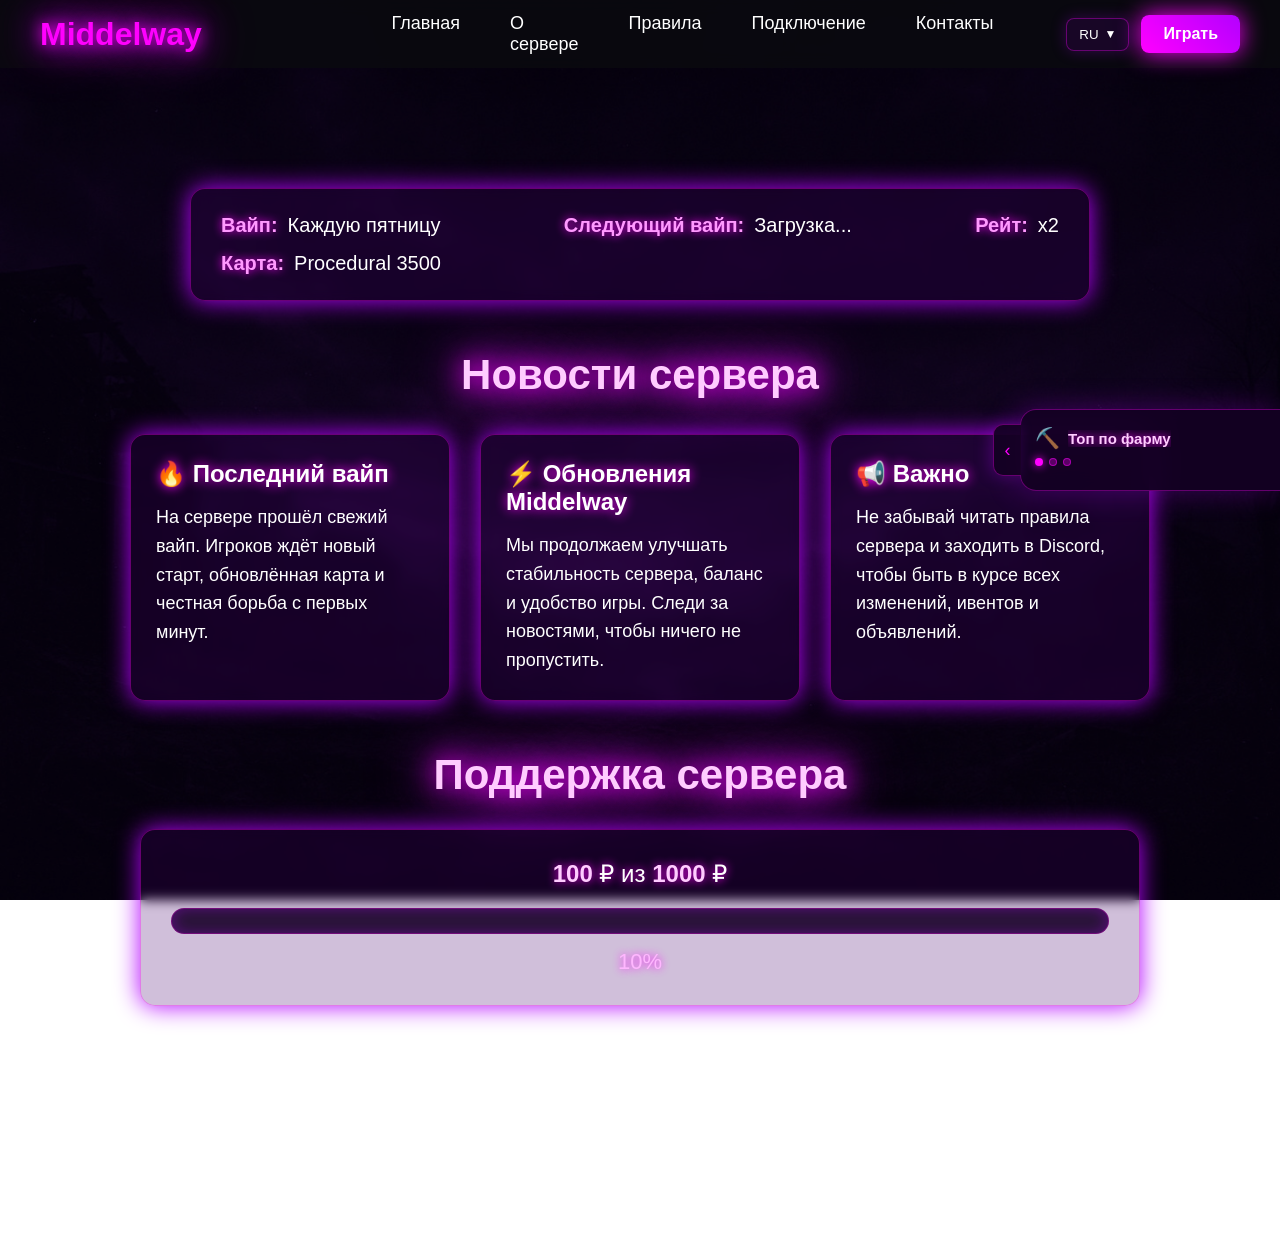
<file: index.html>
<!DOCTYPE html>
<html lang="ru">
<head>
<meta charset="UTF-8" />
<meta name="viewport" content="width=device-width, initial-scale=1.0" />
<title>Middelway Rust Server</title>
<link rel="stylesheet" href="style.css" />
</head>
<body>

<header class="header">
  <div class="logo glow">Middelway</div>

  <nav id="navMenu">
    <a href="index.html" id="nav-home">Главная</a>
    <a href="about.html" id="nav-about">О сервере</a>
    <a href="rules.html" id="nav-rules">Правила</a>
    <a href="connect.html" id="nav-connect">Подключение</a>
    <a href="contacts.html" id="nav-contacts">Контакты</a>
  </nav>

  <a onclick="playRust()" class="play-btn" id="play-btn-text">Играть</a>

  <div class="lang-dropdown">
    <button class="lang-current" onclick="toggleLangMenu()">
      <span id="current-lang-label">RU</span>
      <span class="lang-arrow">▼</span>
    </button>

    <div class="lang-menu" id="lang-menu">
      <button class="lang-option" onclick="setLanguage('ru')">Русский</button>
      <button class="lang-option" onclick="setLanguage('en')">English</button>
    </div>
  </div>

  <div class="burger" onclick="toggleMenu()">☰</div>
</header>

<section class="server-info">
    <div class="info-line">
        <span class="info-title" id="wipe-title">Вайп:</span>
        <span class="info-value" id="wipe-value">Каждую пятницу</span>
    </div>

    <div class="info-line">
        <span class="info-title" id="next-wipe-title">Следующий вайп:</span>
        <span class="info-value" id="wipe-timer">Загрузка...</span>
    </div>

    <div class="info-line">
        <span class="info-title" id="rate-title">Рейт:</span>
        <span class="info-value">x2</span>
    </div>

    <div class="info-line">
        <span class="info-title" id="map-title">Карта:</span>
        <span class="info-value">Procedural 3500</span>
    </div>
</section>

<section class="news-section">
    <h2 id="news-title">Новости сервера</h2>

    <div class="news-container">

        <div class="news-card">
            <h3 id="news1-title">🔥 Последний вайп</h3>
            <p id="news1-text">
                На сервере прошёл свежий вайп. Игроков ждёт новый старт, обновлённая карта и честная борьба с первых минут.
            </p>
        </div>

        <div class="news-card">
            <h3 id="news2-title">⚡ Обновления Middelway</h3>
            <p id="news2-text">
                Мы продолжаем улучшать стабильность сервера, баланс и удобство игры. Следи за новостями, чтобы ничего не пропустить.
            </p>
        </div>

        <div class="news-card">
            <h3 id="news3-title">📢 Важно</h3>
            <p id="news3-text">
                Не забывай читать правила сервера и заходить в Discord, чтобы быть в курсе всех изменений, ивентов и объявлений.
            </p>
        </div>

    </div>
</section>

<section class="donate-goal">
    <h2 id="donate-title">Поддержка сервера</h2>

    <div class="donate-card">
        <div class="donate-text">
            <span id="donate-current">100</span> ₽ <span id="donate-from-text">из</span>
            <span id="donate-goal">1000</span> ₽
        </div>

        <div class="progress-bar">
            <div class="progress-fill" id="progress-fill"></div>
        </div>

        <div class="progress-percent" id="progress-percent">10%</div>
    </div>
</section>

<div class="top-sidebar" id="top-sidebar">
    <button class="top-sidebar-toggle" id="top-sidebar-toggle" onclick="toggleTopSidebar()" title="Скрыть">‹</button>
    <div class="top-sidebar-inner" id="top-sidebar-inner">
        <div class="top-sidebar-header">
            <span class="top-sidebar-icon" id="top-sidebar-icon">⛏️</span>
            <span class="top-sidebar-title" id="top-sidebar-title">Топ по фарму</span>
        </div>
        <div class="top-sidebar-dots">
            <span class="top-dot active" data-i="0"></span>
            <span class="top-dot" data-i="1"></span>
            <span class="top-dot" data-i="2"></span>
        </div>
        <ul class="top-sidebar-list" id="top-sidebar-list"></ul>
        <div class="top-sidebar-bar" id="top-sidebar-bar"></div>
    </div>
</div>

<section id="home" class="hero">
  <div class="hero-overlay"></div>
</section>

<script>
function toggleMenu() {
    const menu = document.getElementById("navMenu");
    menu.style.display = menu.style.display === "flex" ? "none" : "flex";
}

/* ФУНКЦИЯ ПОДКЛЮЧЕНИЯ К RUST */
function playRust() {
    window.location.href = "steam://run/252490//+connect%20195.60.166.169:28015";
}

/* ВЫПАДАЮЩЕЕ МЕНЮ ЯЗЫКА */
function toggleLangMenu() {
    document.querySelector(".lang-dropdown").classList.toggle("open");
}

document.addEventListener("click", function (e) {
    const dropdown = document.querySelector(".lang-dropdown");
    if (dropdown && !dropdown.contains(e.target)) {
        dropdown.classList.remove("open");
    }
});

/* АВТОМАТИЧЕСКИЙ ВАЙП КАЖДУЮ ПЯТНИЦУ */
function getNextWipeDate() {
    const now = new Date();

    const wipeDay = 5;
    const wipeHour = 15;
    const wipeMinute = 0;
    const wipeSecond = 0;

    let next = new Date(now);
    let daysUntil = wipeDay - now.getDay();

    if (daysUntil < 0) {
        daysUntil += 7;
    }

    next.setDate(now.getDate() + daysUntil);
    next.setHours(wipeHour, wipeMinute, wipeSecond, 0);

    if (next <= now) {
        next.setDate(next.getDate() + 7);
    }

    return next;
}

function updateWipeTimer() {
    const wipeTimerEl = document.getElementById("wipe-timer");
    const now = new Date();
    const nextWipe = getNextWipeDate();
    const diff = nextWipe - now;

    if (diff <= 0) {
        wipeTimerEl.textContent = currentLang === "ru" ? "Вайп!" : "Wipe!";
        return;
    }

    const days = Math.floor(diff / (1000 * 60 * 60 * 24));
    const hours = Math.floor((diff / (1000 * 60 * 60)) % 24);
    const minutes = Math.floor((diff / (1000 * 60)) % 60);
    const seconds = Math.floor((diff / (1000) % 60));

    if (days >= 1) {
        wipeTimerEl.textContent = currentLang === "ru"
            ? `${days} дн.`
            : `${days} d.`;
    } else {
        wipeTimerEl.textContent = currentLang === "ru"
            ? `${hours}ч ${minutes}м ${seconds}с`
            : `${hours}h ${minutes}m ${seconds}s`;
    }
}

/* ТОП САЙДБАР — данные */
const topData = {
    ru: {
        categories: [
            {
                icon: "⛏️",
                title: "Топ по фарму",
                items: [
                    "Hentai — 1М ресурсов",
                    "WoodMan — 850k ресурсов",
                    "Farmlord — 780k ресурсов",
                    "StoneKing — 640k ресурсов",
                    "OreGod — 590k ресурсов",
                    "TreeCutter — 520k ресурсов",
                    "GrindMaster — 480k ресурсов",
                    "MetalHead — 410k ресурсов",
                    "SulfurBoy — 370k ресурсов",
                    "Digger — 310k ресурсов"
                ]
            },
            {
                icon: "⚔️",
                title: "Топ по убийствам",
                items: [
                    "Shadow — 152 убийства",
                    "Rager — 140 убийств",
                    "DEDINSIDE — 118 убийств",
                    "Psycho — 104 убийства",
                    "NightKiller — 97 убийств",
                    "BloodyAce — 89 убийств",
                    "Sniper1337 — 81 убийство",
                    "HunterX — 74 убийства",
                    "DarkWolf — 66 убийств",
                    "SilentOne — 58 убийств"
                ]
            },
            {
                icon: "💣",
                title: "Топ по взрывам",
                items: [
                    "BoomMaster — 22 рейда",
                    "C4King — 19 рейдов",
                    "RAIDR — 17 рейдов",
                    "Destructor — 15 рейдов",
                    "RocketMan — 13 рейдов",
                    "BangBang — 11 рейдов",
                    "Blaster — 10 рейдов",
                    "ExplosiveX — 9 рейдов",
                    "TNTguy — 7 рейдов",
                    "CrashBandicoot — 6 рейдов"
                ]
            }
        ]
    },
    en: {
        categories: [
            {
                icon: "⛏️",
                title: "Top Farming",
                items: [
                    "Hentai — 1M resources",
                    "WoodMan — 850k resources",
                    "Farmlord — 780k resources",
                    "StoneKing — 640k resources",
                    "OreGod — 590k resources",
                    "TreeCutter — 520k resources",
                    "GrindMaster — 480k resources",
                    "MetalHead — 410k resources",
                    "SulfurBoy — 370k resources",
                    "Digger — 310k resources"
                ]
            },
            {
                icon: "⚔️",
                title: "Top Kills",
                items: [
                    "Shadow — 152 kills",
                    "Rager — 140 kills",
                    "DEDINSIDE — 118 kills",
                    "Psycho — 104 kills",
                    "NightKiller — 97 kills",
                    "BloodyAce — 89 kills",
                    "Sniper1337 — 81 kills",
                    "HunterX — 74 kills",
                    "DarkWolf — 66 kills",
                    "SilentOne — 58 kills"
                ]
            },
            {
                icon: "💣",
                title: "Top Raids",
                items: [
                    "BoomMaster — 22 raids",
                    "C4King — 19 raids",
                    "RAIDR — 17 raids",
                    "Destructor — 15 raids",
                    "RocketMan — 13 raids",
                    "BangBang — 11 raids",
                    "Blaster — 10 raids",
                    "ExplosiveX — 9 raids",
                    "TNTguy — 7 raids",
                    "CrashBandicoot — 6 raids"
                ]
            }
        ]
    }
};

let topIndex = 0;
let topTimer = null;

function renderTopSidebar(index, lang) {
    const cats = topData[lang].categories;
    const cat = cats[index];
    const list = document.getElementById("top-sidebar-list");
    const title = document.getElementById("top-sidebar-title");
    const icon = document.getElementById("top-sidebar-icon");
    const bar = document.getElementById("top-sidebar-bar");
    const dots = document.querySelectorAll(".top-dot");

    // fade out
    list.style.opacity = "0";
    list.style.transform = "translateY(10px)";

    setTimeout(() => {
        icon.textContent = cat.icon;
        title.textContent = cat.title;
        list.innerHTML = cat.items.map((item, i) =>
            `<li><span class="top-num">${i + 1}</span>${item}</li>`
        ).join("");

        dots.forEach((d, i) => d.classList.toggle("active", i === index));

        // reset & animate progress bar
        bar.style.transition = "none";
        bar.style.width = "0%";
        requestAnimationFrame(() => {
            requestAnimationFrame(() => {
                bar.style.transition = "width 30s linear";
                bar.style.width = "100%";
            });
        });

        list.style.opacity = "1";
        list.style.transform = "translateY(0)";
    }, 250);
}

function toggleTopSidebar() {
    const sidebar = document.getElementById("top-sidebar");
    const btn = document.getElementById("top-sidebar-toggle");
    const hidden = sidebar.classList.toggle("hidden");
    btn.textContent = hidden ? "›" : "‹";
    btn.title = hidden ? (currentLang === "ru" ? "Показать" : "Show") : (currentLang === "ru" ? "Скрыть" : "Hide");
}

function startTopRotation() {
    renderTopSidebar(topIndex, currentLang);
    if (topTimer) clearInterval(topTimer);
    topTimer = setInterval(() => {
        topIndex = (topIndex + 1) % 3;
        renderTopSidebar(topIndex, currentLang);
    }, 30000);
}

/* СКРЫТЬ / ПОКАЗАТЬ САЙДБАР */
let sidebarHidden = false;

function toggleTopSidebar() {
    const sidebar = document.getElementById("top-sidebar");
    const btn = document.getElementById("top-sidebar-toggle");
    sidebarHidden = !sidebarHidden;
    sidebar.classList.toggle("collapsed", sidebarHidden);
    btn.textContent = sidebarHidden ? "›" : "‹";
    localStorage.setItem("top-sidebar-hidden", sidebarHidden ? "1" : "0");
}

// Восстановить состояние при загрузке
if (localStorage.getItem("top-sidebar-hidden") === "1") {
    toggleTopSidebar();
}

// Клик по точкам для ручного переключения
document.querySelectorAll(".top-dot").forEach(dot => {
    dot.addEventListener("click", () => {
        topIndex = parseInt(dot.dataset.i);
        clearInterval(topTimer);
        renderTopSidebar(topIndex, currentLang);
        topTimer = setInterval(() => {
            topIndex = (topIndex + 1) % 3;
            renderTopSidebar(topIndex, currentLang);
        }, 30000);
    });
});

function loadTopStats() {
    renderTopSidebar(topIndex, currentLang);
}

/* ПРОГРЕСС ПОДДЕРЖКИ */
function updateDonateProgress(current, goal) {
    const currentEl = document.getElementById("donate-current");
    const goalEl = document.getElementById("donate-goal");
    const fillEl = document.getElementById("progress-fill");
    const percentEl = document.getElementById("progress-percent");

    const percent = Math.min((current / goal) * 100, 100);

    currentEl.textContent = current;
    goalEl.textContent = goal;
    fillEl.style.width = percent + "%";
    percentEl.textContent = Math.round(percent) + "%";
}

/* ПЕРЕВОДЫ */
const translations = {
    ru: {
        currentLang: "RU",
        navHome: "Главная",
        navAbout: "О сервере",
        navRules: "Правила",
        navConnect: "Подключение",
        navContacts: "Контакты",
        playBtn: "Играть",

        wipeTitle: "Вайп:",
        wipeValue: "Каждую пятницу",
        nextWipeTitle: "Следующий вайп:",
        rateTitle: "Рейт:",
        mapTitle: "Карта:",

        newsTitle: "Новости сервера",
        donateTitle: "Поддержка сервера",
        donateFromText: "из",
        topTitle: "Топ игроков",

        news1Title: "🔥 Последний вайп",
        news1Text: "На сервере прошёл свежий вайп. Игроков ждёт новый старт, обновлённая карта и честная борьба с первых минут.",

        news2Title: "⚡ Обновления Middelway",
        news2Text: "Мы продолжаем улучшать стабильность сервера, баланс и удобство игры. Следи за новостями, чтобы ничего не пропустить.",

        news3Title: "📢 Важно",
        news3Text: "Не забывай читать правила сервера и заходить в Discord, чтобы быть в курсе всех изменений, ивентов и объявлений.",

        topKillsTitle: "⚔️ Топ по киллам",
        topFarmTitle: "⛏️ Топ по фарму",
        topRaidsTitle: "💣 Топ по рейдам"
    },

    en: {
        currentLang: "EN",
        navHome: "Home",
        navAbout: "About",
        navRules: "Rules",
        navConnect: "Connect",
        navContacts: "Contacts",
        playBtn: "Play",

        wipeTitle: "Wipe:",
        wipeValue: "Every Friday",
        nextWipeTitle: "Next wipe:",
        rateTitle: "Rate:",
        mapTitle: "Map:",

        newsTitle: "Server News",
        donateTitle: "Server Support",
        donateFromText: "of",
        topTitle: "Top Players",

        news1Title: "🔥 Latest Wipe",
        news1Text: "A fresh wipe has started on the server. Players can enjoy a new beginning, an updated map, and a fair start from the first minutes.",

        news2Title: "⚡ Middelway Updates",
        news2Text: "We continue improving server stability, balance, and overall gameplay comfort. Stay tuned so you do not miss anything.",

        news3Title: "📢 Important",
        news3Text: "Do not forget to read the server rules and join Discord to stay informed about all changes, events, and announcements.",

        topKillsTitle: "⚔️ Top Kills",
        topFarmTitle: "⛏️ Top Farming",
        topRaidsTitle: "💣 Top Raids"
    }
};

let currentLang = "ru";

function setLanguage(lang) {
    currentLang = lang;
    localStorage.setItem("site-lang", lang);

    document.documentElement.lang = lang;

    document.getElementById("current-lang-label").textContent = translations[lang].currentLang;

    document.getElementById("nav-home").textContent = translations[lang].navHome;
    document.getElementById("nav-about").textContent = translations[lang].navAbout;
    document.getElementById("nav-rules").textContent = translations[lang].navRules;
    document.getElementById("nav-connect").textContent = translations[lang].navConnect;
    document.getElementById("nav-contacts").textContent = translations[lang].navContacts;
    document.getElementById("play-btn-text").textContent = translations[lang].playBtn;

    document.getElementById("wipe-title").textContent = translations[lang].wipeTitle;
    document.getElementById("wipe-value").textContent = translations[lang].wipeValue;
    document.getElementById("next-wipe-title").textContent = translations[lang].nextWipeTitle;
    document.getElementById("rate-title").textContent = translations[lang].rateTitle;
    document.getElementById("map-title").textContent = translations[lang].mapTitle;

    document.getElementById("news-title").textContent = translations[lang].newsTitle;
    document.getElementById("donate-title").textContent = translations[lang].donateTitle;
    document.getElementById("donate-from-text").textContent = translations[lang].donateFromText;
    document.getElementById("top-title").textContent = translations[lang].topTitle;

    document.getElementById("news1-title").textContent = translations[lang].news1Title;
    document.getElementById("news1-text").textContent = translations[lang].news1Text;

    document.getElementById("news2-title").textContent = translations[lang].news2Title;
    document.getElementById("news2-text").textContent = translations[lang].news2Text;

    document.getElementById("news3-title").textContent = translations[lang].news3Title;
    document.getElementById("news3-text").textContent = translations[lang].news3Text;

    renderTopSidebar(topIndex, lang);
    loadTopStats();
    updateWipeTimer();

    document.querySelector(".lang-dropdown").classList.remove("open");
}

const savedLang = localStorage.getItem("site-lang") || "ru";
setLanguage(savedLang);

startTopRotation();
updateWipeTimer();
setInterval(updateWipeTimer, 1000);

/* Тут меняешь суммы */
updateDonateProgress(1000, 100000);
</script>

</body>
</html>
</file>
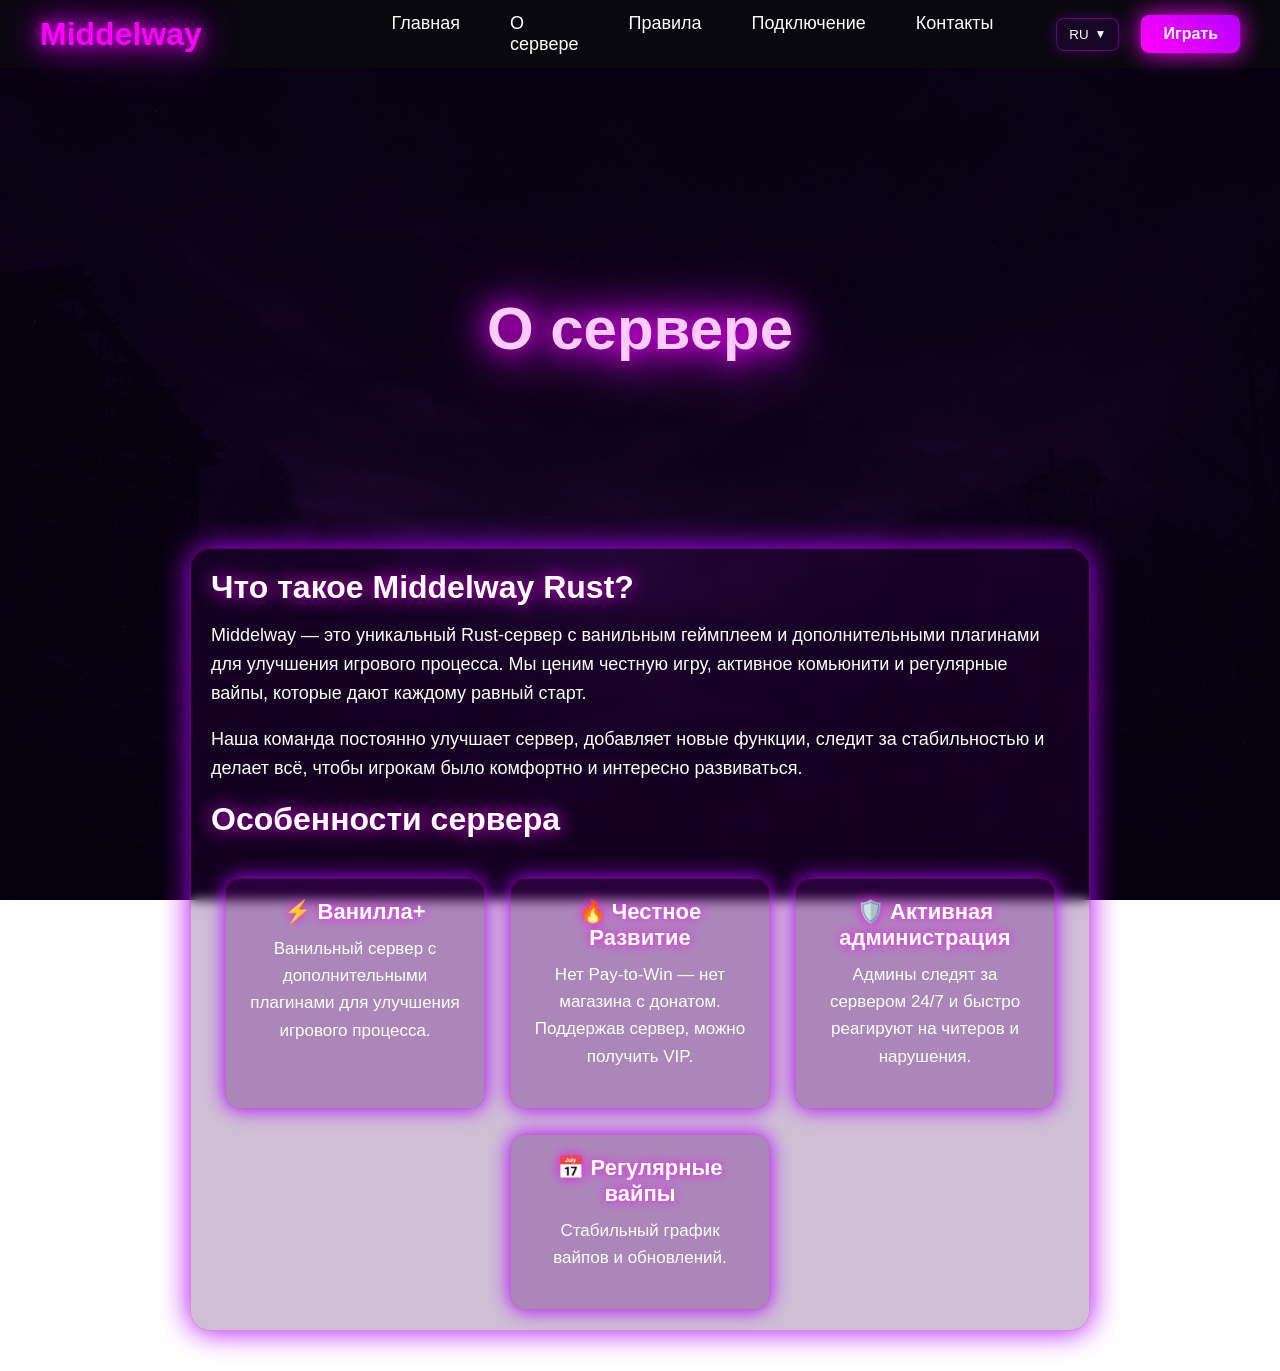
<file: about.html>
<!DOCTYPE html>
<html lang="ru">
<head>
<meta charset="UTF-8" />
<meta name="viewport" content="width=device-width, initial-scale=1.0" />
<title>О сервере — Middelway Rust</title>
<link rel="stylesheet" href="style.css" />
<style>
.hero {
    height: 40vh;
    display: flex;
    justify-content: center;
    align-items: center;
    background: transparent;
    margin-top: 80px;
}
.header-right { display: flex; align-items: center; gap: 10px; }
.content {
    max-width: 900px;
    margin: 40px auto;
    padding: 20px;
    background: rgba(60,0,90,0.25);
    border-radius: 20px;
    backdrop-filter: blur(6px);
    border: 1px solid rgba(255,0,255,0.3);
    box-shadow: 0 0 30px #b400ff;
}
.content h2 { font-size: 32px; margin-bottom: 15px; text-shadow: 0 0 18px #ff00ff; }
.content p { font-size: 18px; line-height: 1.6; margin-bottom: 18px; }
.features { display: flex; gap: 25px; justify-content: center; margin-top: 40px; flex-wrap: wrap; }
.card {
    width: 260px; padding: 20px;
    background: rgba(90, 0, 120, 0.3);
    border-radius: 15px;
    border: 1px solid rgba(255,0,255,0.25);
    text-align: center;
    box-shadow: 0 0 20px #b400ff;
    transition: 0.3s;
}
.card:hover { box-shadow: 0 0 35px #ff00ff; transform: translateY(-5px); }
.card h3 { font-size: 22px; margin-bottom: 10px; text-shadow: 0 0 12px #ff00ff; }
.card p { font-size: 17px; }
</style>
</head>
<body>

<header class="header">
    <div class="logo">Middelway</div>
    <nav id="navMenu">
        <a href="index.html" id="nav-home">Главная</a>
        <a href="about.html" id="nav-about">О сервере</a>
        <a href="rules.html" id="nav-rules">Правила</a>
        <a href="connect.html" id="nav-connect">Подключение</a>
        <a href="contacts.html" id="nav-contacts">Контакты</a>
    </nav>
    <div class="header-right">
        <div class="lang-dropdown">
            <button class="lang-current" onclick="toggleLangMenu()">
                <span id="current-lang-label">RU</span>
                <span class="lang-arrow">▼</span>
            </button>
            <div class="lang-menu">
                <button class="lang-option" onclick="setLanguage('ru')">Русский</button>
                <button class="lang-option" onclick="setLanguage('en')">English</button>
            </div>
        </div>
        <a onclick="playRust()" class="play-btn" id="play-btn-text">Играть</a>
    </div>
    <div class="burger" onclick="toggleMenu()">☰</div>
</header>

<section class="hero">
    <h1 id="page-title">О сервере</h1>
</section>

<div class="content">
    <h2 id="section1-title">Что такое Middelway Rust?</h2>
    <p id="section1-p1">Middelway — это уникальный Rust-сервер с ванильным геймплеем и дополнительными плагинами для улучшения игрового процесса. Мы ценим честную игру, активное комьюнити и регулярные вайпы, которые дают каждому равный старт.</p>
    <p id="section1-p2">Наша команда постоянно улучшает сервер, добавляет новые функции, следит за стабильностью и делает всё, чтобы игрокам было комфортно и интересно развиваться.</p>
    <h2 id="section2-title">Особенности сервера</h2>
    <div class="features">
        <div class="card"><h3 id="card1-title">⚡ Ванилла+</h3><p id="card1-text">Ванильный сервер с дополнительными плагинами для улучшения игрового процесса.</p></div>
        <div class="card"><h3 id="card2-title">🔥 Честное Развитие</h3><p id="card2-text">Нет Pay-to-Win — нет магазина с донатом. Поддержав сервер, можно получить VIP.</p></div>
        <div class="card"><h3 id="card3-title">🛡️ Активная администрация</h3><p id="card3-text">Админы следят за сервером 24/7 и быстро реагируют на читеров и нарушения.</p></div>
        <div class="card"><h3 id="card4-title">📅 Регулярные вайпы</h3><p id="card4-text">Стабильный график вайпов и обновлений.</p></div>
    </div>
</div>

<script>
function toggleMenu() {
    const menu = document.getElementById("navMenu");
    menu.style.display = menu.style.display === "flex" ? "none" : "flex";
}
function playRust() {
    window.location.href = "steam://run/252490//+connect%20195.60.166.169:28015";
}
function toggleLangMenu() {
    document.querySelector(".lang-dropdown").classList.toggle("open");
}
document.addEventListener("click", function (e) {
    const dropdown = document.querySelector(".lang-dropdown");
    if (dropdown && !dropdown.contains(e.target)) dropdown.classList.remove("open");
});

const translations = {
    ru: {
        currentLang: "RU", playBtn: "Играть",
        navHome: "Главная", navAbout: "О сервере", navRules: "Правила", navConnect: "Подключение", navContacts: "Контакты",
        pageTitle: "О сервере",
        section1Title: "Что такое Middelway Rust?",
        section1p1: "Middelway — это уникальный Rust-сервер с ванильным геймплеем и дополнительными плагинами для улучшения игрового процесса. Мы ценим честную игру, активное комьюнити и регулярные вайпы, которые дают каждому равный старт.",
        section1p2: "Наша команда постоянно улучшает сервер, добавляет новые функции, следит за стабильностью и делает всё, чтобы игрокам было комфортно и интересно развиваться.",
        section2Title: "Особенности сервера",
        card1Title: "⚡ Ванилла+", card1Text: "Ванильный сервер с дополнительными плагинами для улучшения игрового процесса.",
        card2Title: "🔥 Честное Развитие", card2Text: "Нет Pay-to-Win — нет магазина с донатом. Поддержав сервер, можно получить VIP.",
        card3Title: "🛡️ Активная администрация", card3Text: "Админы следят за сервером 24/7 и быстро реагируют на читеров и нарушения.",
        card4Title: "📅 Регулярные вайпы", card4Text: "Стабильный график вайпов и обновлений."
    },
    en: {
        currentLang: "EN", playBtn: "Play",
        navHome: "Home", navAbout: "About", navRules: "Rules", navConnect: "Connect", navContacts: "Contacts",
        pageTitle: "About Server",
        section1Title: "What is Middelway Rust?",
        section1p1: "Middelway is a unique Rust server with vanilla gameplay and additional plugins to enhance the experience. We value fair play, an active community, and regular wipes that give everyone an equal start.",
        section1p2: "Our team constantly improves the server, adds new features, monitors stability, and does everything to make the game comfortable and exciting for all players.",
        section2Title: "Server Features",
        card1Title: "⚡ Vanilla+", card1Text: "Vanilla server with extra plugins to improve the gameplay experience.",
        card2Title: "🔥 Fair Progression", card2Text: "No Pay-to-Win — no donation shop. Support the server and receive VIP status.",
        card3Title: "🛡️ Active Admins", card3Text: "Admins monitor the server 24/7 and react quickly to cheaters and violations.",
        card4Title: "📅 Regular Wipes", card4Text: "Stable wipe and update schedule."
    }
};

let currentLang = localStorage.getItem("site-lang") || "ru";

function setLanguage(lang) {
    currentLang = lang;
    localStorage.setItem("site-lang", lang);
    const t = translations[lang];
    document.getElementById("current-lang-label").textContent = t.currentLang;
    document.getElementById("play-btn-text").textContent = t.playBtn;
    document.getElementById("nav-home").textContent = t.navHome;
    document.getElementById("nav-about").textContent = t.navAbout;
    document.getElementById("nav-rules").textContent = t.navRules;
    document.getElementById("nav-connect").textContent = t.navConnect;
    document.getElementById("nav-contacts").textContent = t.navContacts;
    document.getElementById("page-title").textContent = t.pageTitle;
    document.getElementById("section1-title").textContent = t.section1Title;
    document.getElementById("section1-p1").textContent = t.section1p1;
    document.getElementById("section1-p2").textContent = t.section1p2;
    document.getElementById("section2-title").textContent = t.section2Title;
    document.getElementById("card1-title").textContent = t.card1Title;
    document.getElementById("card1-text").textContent = t.card1Text;
    document.getElementById("card2-title").textContent = t.card2Title;
    document.getElementById("card2-text").textContent = t.card2Text;
    document.getElementById("card3-title").textContent = t.card3Title;
    document.getElementById("card3-text").textContent = t.card3Text;
    document.getElementById("card4-title").textContent = t.card4Title;
    document.getElementById("card4-text").textContent = t.card4Text;
    document.querySelector(".lang-dropdown").classList.remove("open");
}

setLanguage(currentLang);
</script>
</body>
</html>
</file>
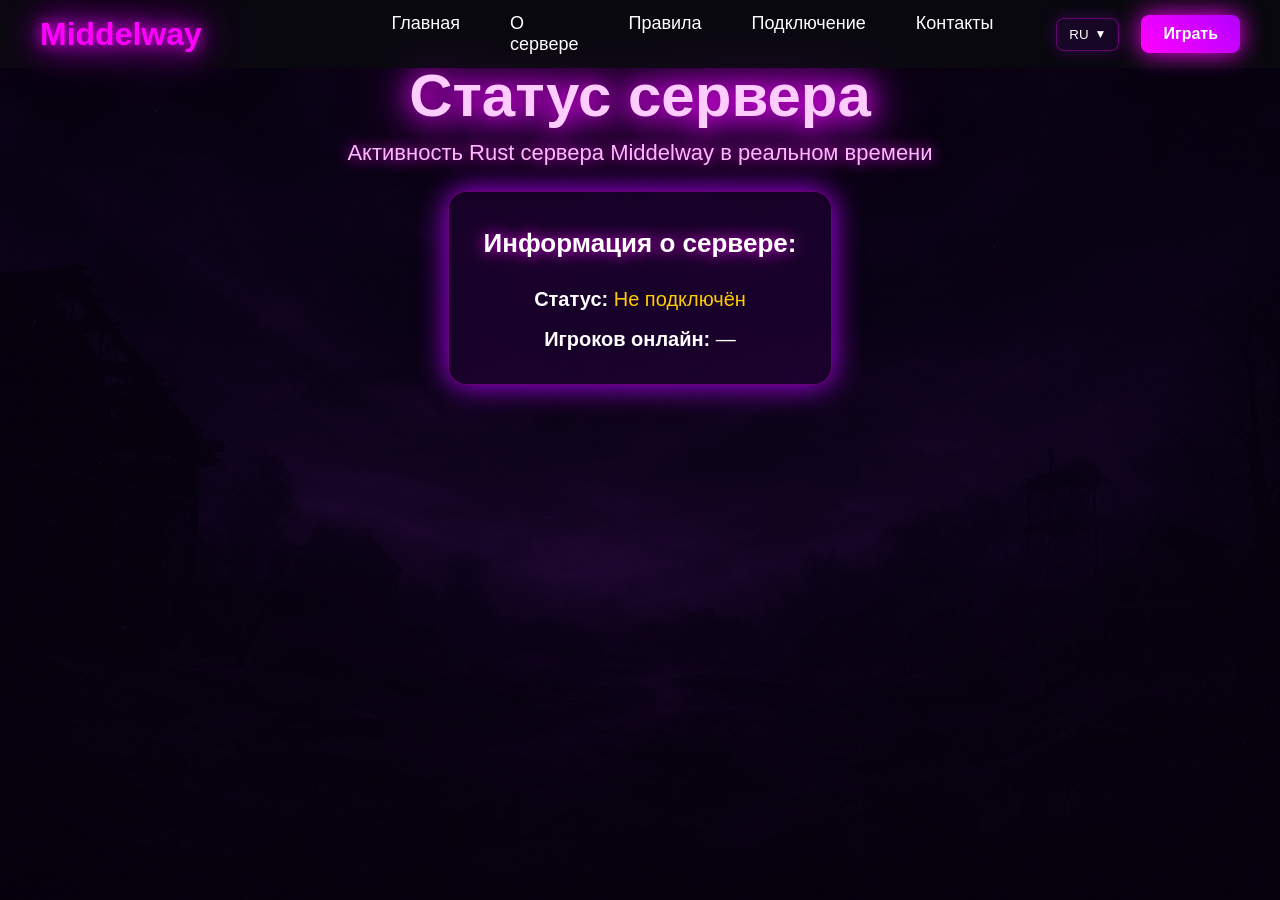
<file: connect.html>
<!DOCTYPE html>
<html lang="ru">
<head>
<meta charset="UTF-8" />
<meta name="viewport" content="width=device-width, initial-scale=1.0" />
<title>Подключение — Middelway Rust</title>
<link rel="stylesheet" href="style.css" />

<style>
.header-right {
    display: flex;
    align-items: center;
    gap: 10px;
}
.connect-hero {
    padding-top: 60px;
}
.big-server-card {
    margin-top: 25px;
    padding: 25px 35px;
    background: rgba(60, 0, 90, 0.3);
    border-radius: 18px;
    border: 1px solid rgba(255,0,255,0.35);
    box-shadow: 0 0 30px #b400ff;
    backdrop-filter: blur(6px);
    font-size: 20px;
    line-height: 2;
}
.big-server-card h3 {
    font-size: 26px;
    margin-bottom: 10px;
    text-shadow: 0 0 15px #ff00ff;
}
</style>
</head>
<body>

<header class="header">
    <div class="logo glow">Middelway</div>

    <nav id="navMenu">
        <a href="index.html" id="nav-home">Главная</a>
        <a href="about.html" id="nav-about">О сервере</a>
        <a href="rules.html" id="nav-rules">Правила</a>
        <a href="connect.html" id="nav-connect" class="active">Подключение</a>
        <a href="contacts.html" id="nav-contacts">Контакты</a>
    </nav>

    <div class="header-right">
        <div class="lang-dropdown">
            <button class="lang-current" onclick="toggleLangMenu()">
                <span id="current-lang-label">RU</span>
                <span class="lang-arrow">▼</span>
            </button>
            <div class="lang-menu" id="lang-menu">
                <button class="lang-option" onclick="setLanguage('ru')">Русский</button>
                <button class="lang-option" onclick="setLanguage('en')">English</button>
            </div>
        </div>
        <a onclick="playRust()" class="play-btn" id="play-btn-text">Играть</a>
    </div>

    <div class="burger" onclick="toggleMenu()">☰</div>
</header>

<section class="hero connect-hero">
    <h1 id="page-title">Статус сервера</h1>
    <p class="sub" id="page-sub">Активность Rust сервера Middelway в реальном времени</p>

    <div class="big-server-card">
        <h3 id="card-title">Информация о сервере:</h3>
        <p><strong id="label-status">Статус:</strong> <span id="server-status">Загрузка...</span></p>
        <p><strong id="label-players">Игроков онлайн:</strong> <span id="server-players">—</span></p>
    </div>
</section>

<script>
function toggleMenu() {
    const menu = document.getElementById("navMenu");
    menu.style.display = menu.style.display === "flex" ? "none" : "flex";
}

function playRust() {
    window.location = "steam://run/252490//+connect%20195.60.166.169:28015";
}

function toggleLangMenu() {
    document.querySelector(".lang-dropdown").classList.toggle("open");
}

document.addEventListener("click", function (e) {
    const dropdown = document.querySelector(".lang-dropdown");
    if (dropdown && !dropdown.contains(e.target)) dropdown.classList.remove("open");
});

const translations = {
    ru: {
        currentLang: "RU",
        playBtn: "Играть",
        navHome: "Главная", navAbout: "О сервере", navRules: "Правила", navConnect: "Подключение", navContacts: "Контакты",
        pageTitle: "Статус сервера",
        pageSub: "Активность Rust сервера Middelway в реальном времени",
        cardTitle: "Информация о сервере:",
        labelStatus: "Статус:", labelPlayers: "Игроков онлайн:",
        statusLoading: "Загрузка...",
        statusOnline: "Онлайн ✔", statusOffline: "Выключен ✖",
        statusRestarting: "Перезагрузка...", statusError: "Не подключён"
    },
    en: {
        currentLang: "EN",
        playBtn: "Play",
        navHome: "Home", navAbout: "About", navRules: "Rules", navConnect: "Connect", navContacts: "Contacts",
        pageTitle: "Server Status",
        pageSub: "Real-time activity of the Middelway Rust server",
        cardTitle: "Server Information:",
        labelStatus: "Status:", labelPlayers: "Players online:",
        statusLoading: "Loading...",
        statusOnline: "Online ✔", statusOffline: "Offline ✖",
        statusRestarting: "Restarting...", statusError: "Not connected"
    }
};

let currentLang = localStorage.getItem("site-lang") || "ru";

function setLanguage(lang) {
    currentLang = lang;
    localStorage.setItem("site-lang", lang);
    const t = translations[lang];

    document.getElementById("current-lang-label").textContent = t.currentLang;
    document.getElementById("play-btn-text").textContent = t.playBtn;
    document.getElementById("nav-home").textContent = t.navHome;
    document.getElementById("nav-about").textContent = t.navAbout;
    document.getElementById("nav-rules").textContent = t.navRules;
    document.getElementById("nav-connect").textContent = t.navConnect;
    document.getElementById("nav-contacts").textContent = t.navContacts;
    document.getElementById("page-title").textContent = t.pageTitle;
    document.getElementById("page-sub").textContent = t.pageSub;
    document.getElementById("card-title").textContent = t.cardTitle;
    document.getElementById("label-status").textContent = t.labelStatus;
    document.getElementById("label-players").textContent = t.labelPlayers;

    document.querySelector(".lang-dropdown").classList.remove("open");
}

// BattleMetrics API
const SERVER_ID = "6803740";

async function loadServerStatus() {
    const statusEl = document.getElementById("server-status");
    const playersEl = document.getElementById("server-players");
    const t = translations[currentLang];

    try {
        const response = await fetch(`https://api.battlemetrics.com/servers/${SERVER_ID}`);
        if (!response.ok) throw new Error("HTTP " + response.status);

        const json = await response.json();
        const data = json.data.attributes;

        if (data.status === "online") {
            statusEl.textContent = t.statusOnline;
            statusEl.style.color = "#00ff88";
        } else if (data.status === "dead") {
            statusEl.textContent = t.statusOffline;
            statusEl.style.color = "#ff4444";
        } else {
            statusEl.textContent = t.statusRestarting;
            statusEl.style.color = "#ffaa00";
        }

        playersEl.textContent = `${data.players} / ${data.maxPlayers}`;

    } catch (err) {
        statusEl.textContent = t.statusError;
        statusEl.style.color = "#ffcc00";
        playersEl.textContent = "—";
    }
}

// Запуск после загрузки DOM
setLanguage(currentLang);
loadServerStatus();
setInterval(loadServerStatus, 1000);
</script>

</body>
</html>
</file>
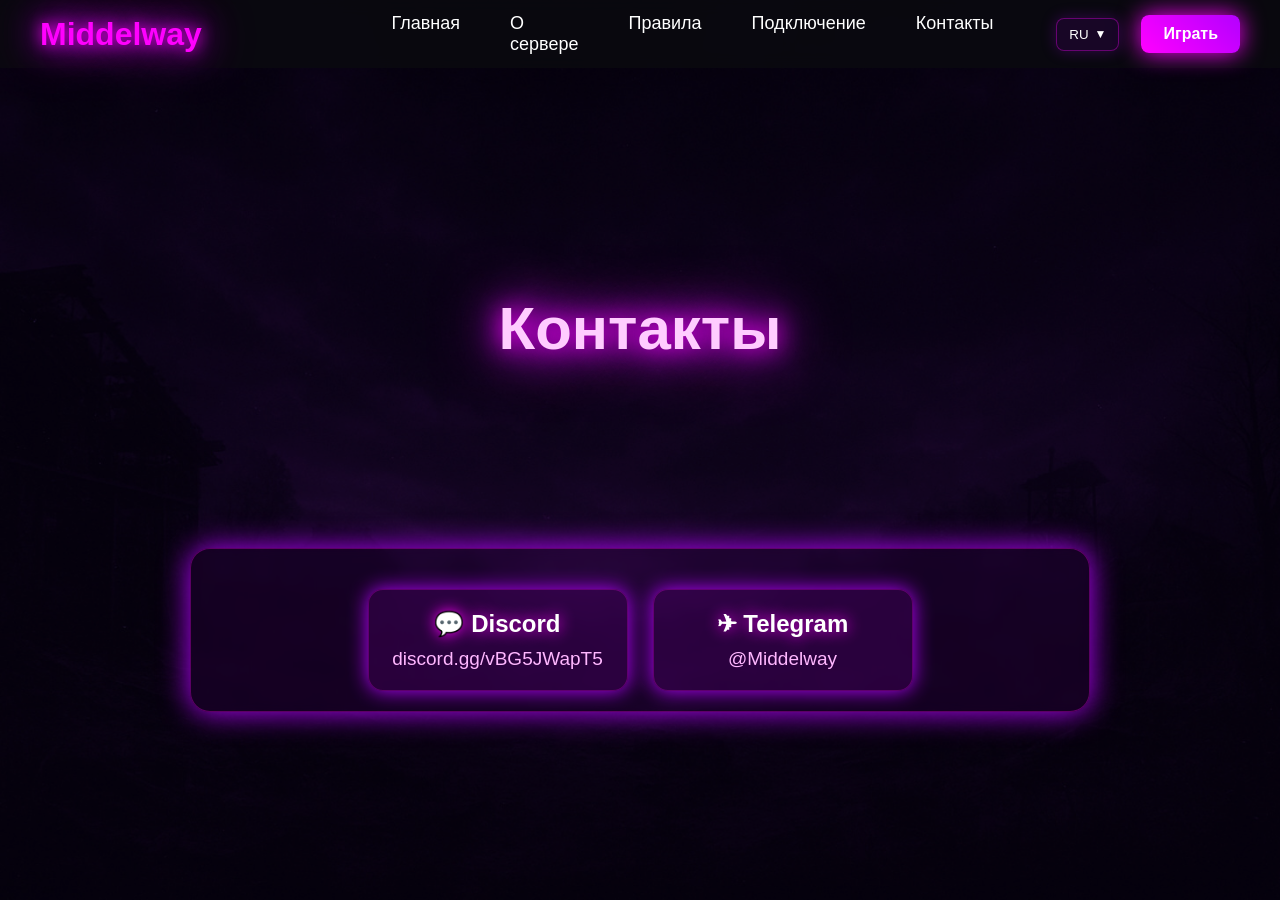
<file: contacts.html>
<!DOCTYPE html>
<html lang="ru">
<head>
<meta charset="UTF-8" />
<meta name="viewport" content="width=device-width, initial-scale=1.0" />
<title>Контакты — Middelway Rust</title>
<link rel="stylesheet" href="style.css" />
<style>
.hero { height: 40vh; display: flex; justify-content: center; align-items: center; margin-top: 80px; }
.header-right { display: flex; align-items: center; gap: 10px; }
.contacts { max-width: 900px; margin: 40px auto; padding: 20px; background: rgba(60,0,90,0.25); border-radius: 20px; backdrop-filter: blur(6px); border: 1px solid rgba(255,0,255,0.3); box-shadow: 0 0 30px #b400ff; }
.contact-cards { display: flex; justify-content: center; gap: 25px; flex-wrap: wrap; margin-top: 20px; }
.card { width: 260px; padding: 20px; background: rgba(90,0,120,0.3); border-radius: 15px; border: 1px solid rgba(255,0,255,0.25); text-align: center; box-shadow: 0 0 20px #b400ff; transition: 0.3s; }
.card:hover { box-shadow: 0 0 35px #ff00ff; transform: translateY(-5px); }
.card h3 { font-size: 24px; margin-bottom: 10px; text-shadow: 0 0 15px #ff00ff; }
.card a { font-size: 19px; color: #ffb7ff; text-decoration: none; transition: 0.3s; }
.card a:hover { color: #ff00ff; text-shadow: 0 0 12px #ff00ff; }
</style>
</head>
<body>

<header class="header">
    <div class="logo">Middelway</div>
    <nav id="navMenu">
        <a href="index.html" id="nav-home">Главная</a>
        <a href="about.html" id="nav-about">О сервере</a>
        <a href="rules.html" id="nav-rules">Правила</a>
        <a href="connect.html" id="nav-connect">Подключение</a>
        <a href="contacts.html" id="nav-contacts">Контакты</a>
    </nav>
    <div class="header-right">
        <div class="lang-dropdown">
            <button class="lang-current" onclick="toggleLangMenu()">
                <span id="current-lang-label">RU</span>
                <span class="lang-arrow">▼</span>
            </button>
            <div class="lang-menu">
                <button class="lang-option" onclick="setLanguage('ru')">Русский</button>
                <button class="lang-option" onclick="setLanguage('en')">English</button>
            </div>
        </div>
        <a onclick="playRust()" class="play-btn" id="play-btn-text">Играть</a>
    </div>
    <div class="burger" onclick="toggleMenu()">☰</div>
</header>

<section class="hero">
    <h1 id="page-title">Контакты</h1>
</section>

<div class="contacts">
    <div class="contact-cards">
        <div class="card">
            <h3>💬 Discord</h3>
            <a href="https://discord.gg/vBG5JWapT5" target="_blank">discord.gg/vBG5JWapT5</a>
        </div>
        <div class="card">
            <h3>✈ Telegram</h3>
            <a href="https://t.me/Middelway" target="_blank">@Middelway</a>
        </div>
    </div>
</div>

<script>
function toggleMenu() {
    const menu = document.getElementById("navMenu");
    menu.style.display = menu.style.display === "flex" ? "none" : "flex";
}
function playRust() {
    window.location.href = "steam://run/252490//+connect%20195.60.166.169:28015";
}
function toggleLangMenu() {
    document.querySelector(".lang-dropdown").classList.toggle("open");
}
document.addEventListener("click", function (e) {
    const dropdown = document.querySelector(".lang-dropdown");
    if (dropdown && !dropdown.contains(e.target)) dropdown.classList.remove("open");
});

const translations = {
    ru: {
        currentLang: "RU", playBtn: "Играть",
        navHome: "Главная", navAbout: "О сервере", navRules: "Правила", navConnect: "Подключение", navContacts: "Контакты",
        pageTitle: "Контакты"
    },
    en: {
        currentLang: "EN", playBtn: "Play",
        navHome: "Home", navAbout: "About", navRules: "Rules", navConnect: "Connect", navContacts: "Contacts",
        pageTitle: "Contacts"
    }
};

let currentLang = localStorage.getItem("site-lang") || "ru";

function setLanguage(lang) {
    currentLang = lang;
    localStorage.setItem("site-lang", lang);
    const t = translations[lang];
    document.getElementById("current-lang-label").textContent = t.currentLang;
    document.getElementById("play-btn-text").textContent = t.playBtn;
    document.getElementById("nav-home").textContent = t.navHome;
    document.getElementById("nav-about").textContent = t.navAbout;
    document.getElementById("nav-rules").textContent = t.navRules;
    document.getElementById("nav-connect").textContent = t.navConnect;
    document.getElementById("nav-contacts").textContent = t.navContacts;
    document.getElementById("page-title").textContent = t.pageTitle;
    document.querySelector(".lang-dropdown").classList.remove("open");
}

setLanguage(currentLang);
</script>
</body>
</html>
</file>
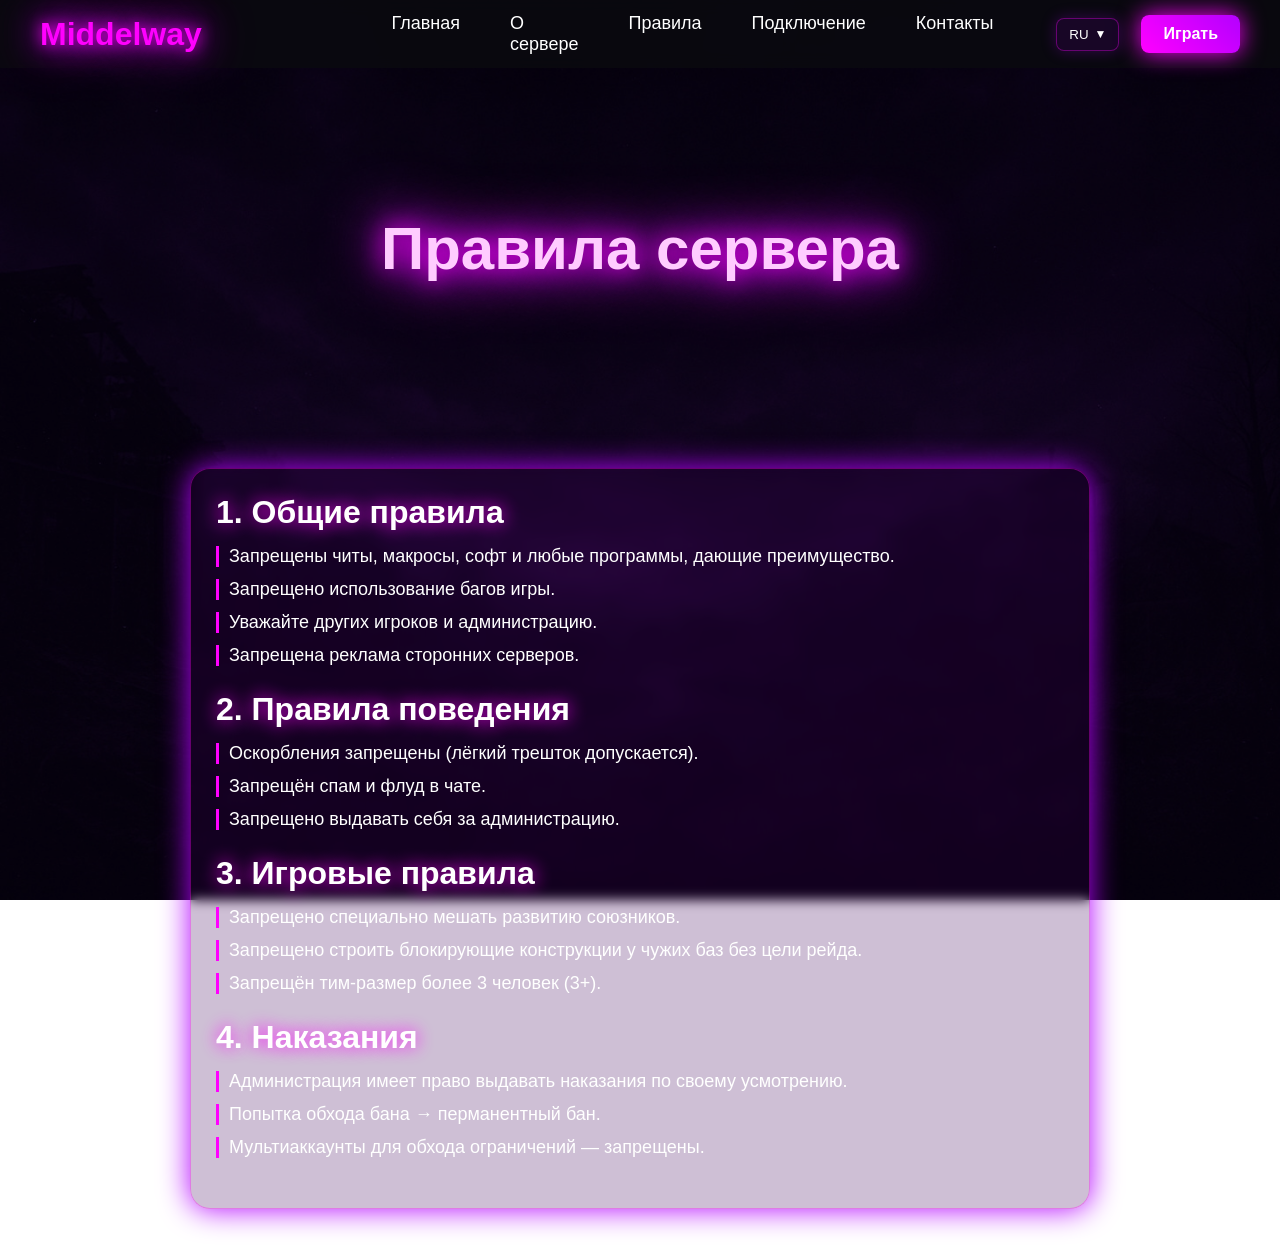
<file: rules.html>
<!DOCTYPE html>
<html lang="ru">
<head>
<meta charset="UTF-8" />
<meta name="viewport" content="width=device-width, initial-scale=1.0" />
<title>Правила — Middelway Rust</title>
<link rel="stylesheet" href="style.css" />
<style>
.hero-small { height: 40vh; }
.header-right { display: flex; align-items: center; gap: 10px; }
.rule-block {
    max-width: 900px; margin: 40px auto; padding: 25px;
    background: rgba(60,0,90,0.25); backdrop-filter: blur(6px);
    border-radius: 20px; border: 1px solid rgba(255,0,255,0.35);
    box-shadow: 0 0 30px #b400ff;
}
.rule-block h2 { font-size: 32px; margin-bottom: 15px; text-shadow: 0 0 18px #ff00ff; }
.rule-block ul { list-style: none; margin-bottom: 25px; }
.rule-block li { font-size: 18px; margin-bottom: 12px; padding-left: 10px; border-left: 3px solid #ff00ff; }
</style>
</head>
<body>

<header class="header">
    <div class="logo">Middelway</div>
    <nav id="navMenu">
        <a href="index.html" id="nav-home">Главная</a>
        <a href="about.html" id="nav-about">О сервере</a>
        <a href="rules.html" id="nav-rules">Правила</a>
        <a href="connect.html" id="nav-connect">Подключение</a>
        <a href="contacts.html" id="nav-contacts">Контакты</a>
    </nav>
    <div class="header-right">
        <div class="lang-dropdown">
            <button class="lang-current" onclick="toggleLangMenu()">
                <span id="current-lang-label">RU</span>
                <span class="lang-arrow">▼</span>
            </button>
            <div class="lang-menu">
                <button class="lang-option" onclick="setLanguage('ru')">Русский</button>
                <button class="lang-option" onclick="setLanguage('en')">English</button>
            </div>
        </div>
        <a onclick="playRust()" class="play-btn" id="play-btn-text">Играть</a>
    </div>
    <div class="burger" onclick="toggleMenu()">☰</div>
</header>

<section class="hero hero-small">
    <h1 id="page-title">Правила сервера</h1>
</section>

<div class="rule-block">
    <h2 id="rule1-title">1. Общие правила</h2>
    <ul id="rule1-list">
        <li>Запрещены читы, макросы, софт и любые программы, дающие преимущество.</li>
        <li>Запрещено использование багов игры.</li>
        <li>Уважайте других игроков и администрацию.</li>
        <li>Запрещена реклама сторонних серверов.</li>
    </ul>
    <h2 id="rule2-title">2. Правила поведения</h2>
    <ul id="rule2-list">
        <li>Оскорбления запрещены (лёгкий трешток допускается).</li>
        <li>Запрещён спам и флуд в чате.</li>
        <li>Запрещено выдавать себя за администрацию.</li>
    </ul>
    <h2 id="rule3-title">3. Игровые правила</h2>
    <ul id="rule3-list">
        <li>Запрещено специально мешать развитию союзников.</li>
        <li>Запрещено строить блокирующие конструкции у чужих баз без цели рейда.</li>
        <li>Запрещён тим-размер более 3 человек (3+).</li>
    </ul>
    <h2 id="rule4-title">4. Наказания</h2>
    <ul id="rule4-list">
        <li>Администрация имеет право выдавать наказания по своему усмотрению.</li>
        <li>Попытка обхода бана → перманентный бан.</li>
        <li>Мультиаккаунты для обхода ограничений — запрещены.</li>
    </ul>
</div>

<script>
function toggleMenu() {
    const menu = document.getElementById("navMenu");
    menu.style.display = menu.style.display === "flex" ? "none" : "flex";
}
function playRust() {
    window.location.href = "steam://run/252490//+connect%20195.60.166.169:28015";
}
function toggleLangMenu() {
    document.querySelector(".lang-dropdown").classList.toggle("open");
}
document.addEventListener("click", function (e) {
    const dropdown = document.querySelector(".lang-dropdown");
    if (dropdown && !dropdown.contains(e.target)) dropdown.classList.remove("open");
});

const translations = {
    ru: {
        currentLang: "RU", playBtn: "Играть",
        navHome: "Главная", navAbout: "О сервере", navRules: "Правила", navConnect: "Подключение", navContacts: "Контакты",
        pageTitle: "Правила сервера",
        rule1Title: "1. Общие правила",
        rule1items: ["Запрещены читы, макросы, софт и любые программы, дающие преимущество.", "Запрещено использование багов игры.", "Уважайте других игроков и администрацию.", "Запрещена реклама сторонних серверов."],
        rule2Title: "2. Правила поведения",
        rule2items: ["Оскорбления запрещены (лёгкий трешток допускается).", "Запрещён спам и флуд в чате.", "Запрещено выдавать себя за администрацию."],
        rule3Title: "3. Игровые правила",
        rule3items: ["Запрещено специально мешать развитию союзников.", "Запрещено строить блокирующие конструкции у чужих баз без цели рейда.", "Запрещён тим-размер более 3 человек (3+)."],
        rule4Title: "4. Наказания",
        rule4items: ["Администрация имеет право выдавать наказания по своему усмотрению.", "Попытка обхода бана → перманентный бан.", "Мультиаккаунты для обхода ограничений — запрещены."]
    },
    en: {
        currentLang: "EN", playBtn: "Play",
        navHome: "Home", navAbout: "About", navRules: "Rules", navConnect: "Connect", navContacts: "Contacts",
        pageTitle: "Server Rules",
        rule1Title: "1. General Rules",
        rule1items: ["Cheats, macros, software, and any programs providing an advantage are prohibited.", "Exploiting game bugs is prohibited.", "Respect other players and the administration.", "Advertising third-party servers is prohibited."],
        rule2Title: "2. Conduct Rules",
        rule2items: ["Insults are prohibited (light trash talk is allowed).", "Spam and flooding the chat are prohibited.", "Impersonating administration is prohibited."],
        rule3Title: "3. Gameplay Rules",
        rule3items: ["Intentionally hindering allies' development is prohibited.", "Building blocking structures near others' bases without raiding intent is prohibited.", "Team size larger than 3 players (3+) is prohibited."],
        rule4Title: "4. Punishments",
        rule4items: ["The administration reserves the right to issue punishments at their discretion.", "Attempting to bypass a ban → permanent ban.", "Multi-accounts used to bypass restrictions are prohibited."]
    }
};

let currentLang = localStorage.getItem("site-lang") || "ru";

function setLanguage(lang) {
    currentLang = lang;
    localStorage.setItem("site-lang", lang);
    const t = translations[lang];
    document.getElementById("current-lang-label").textContent = t.currentLang;
    document.getElementById("play-btn-text").textContent = t.playBtn;
    document.getElementById("nav-home").textContent = t.navHome;
    document.getElementById("nav-about").textContent = t.navAbout;
    document.getElementById("nav-rules").textContent = t.navRules;
    document.getElementById("nav-connect").textContent = t.navConnect;
    document.getElementById("nav-contacts").textContent = t.navContacts;
    document.getElementById("page-title").textContent = t.pageTitle;
    for (let i = 1; i <= 4; i++) {
        document.getElementById("rule" + i + "-title").textContent = t["rule" + i + "Title"];
        document.getElementById("rule" + i + "-list").innerHTML = t["rule" + i + "items"].map(item => `<li>${item}</li>`).join("");
    }
    document.querySelector(".lang-dropdown").classList.remove("open");
}

setLanguage(currentLang);
</script>
</body>
</html>
</file>
<file: style.css>
/* ===== СБРОС ===== */
* {
    margin: 0;
    padding: 0;
    box-sizing: border-box;
    font-family: "Montserrat", sans-serif;
}

/* ===== ГЛОБАЛЬНЫЙ ФОН ===== */
body {
    background: url("images/rust-bg.jpg") center/cover no-repeat fixed;
    color: #fff;
    overflow-x: hidden;
}

/* ===== ГЛОБАЛЬНОЕ ЗАТЕМНЕНИЕ НА ВСЮ СТРАНИЦУ ===== */
body::before {
    content: "";
    position: fixed;
    inset: 0;
    background: rgba(0, 0, 0, 0.55);
    z-index: -1;
    pointer-events: none;
}

/* ===== HEADER ===== */
.header {
    width: 100%;
    padding: 15px 40px;
    display: flex;
    justify-content: space-between;
    align-items: center;
    background: rgba(10, 10, 15, 0.8);
    backdrop-filter: blur(8px);
    position: fixed;
    top: 0;
    z-index: 1000;
}

/* ЛОГО */
.logo {
    font-size: 32px;
    font-weight: 700;
    color: #ff00ff;
    text-shadow: 0 0 15px #ff00ff, 0 0 35px #b400ff, 0 0 55px #ff00ff;
}

/* ===== NAV ===== */
#navMenu a {
    margin-left: 25px;
    text-decoration: none;
    color: #fff;
    font-size: 18px;
    transition: 0.3s;
}

#navMenu a:hover {
    color: #ff00ff;
    text-shadow: 0 0 10px #ff00ff;
}

/* Кнопка Играть */
.play-btn {
    padding: 10px 22px;
    background: linear-gradient(45deg, #ff00ff, #b400ff);
    color: #fff;
    border-radius: 8px;
    text-decoration: none;
    font-weight: 700;
    margin-left: 20px;
    transition: 0.3s;
    box-shadow: 0 0 25px #ff00ff;
    cursor: pointer;
}

.play-btn:hover {
    background: linear-gradient(45deg, #ff33ff, #cc00ff);
    box-shadow: 0 0 40px #ff00ff;
}

/* ===== LANGUAGE DROPDOWN ===== */
.lang-dropdown {
    position: relative;
    margin-left: 15px;
}

.lang-current {
    display: flex;
    align-items: center;
    gap: 8px;
    padding: 10px 14px;
    background: rgba(70, 0, 110, 0.25);
    border: 1px solid rgba(255, 0, 255, 0.35);
    color: #fff;
    border-radius: 8px;
    cursor: pointer;
    box-shadow: 0 0 15px rgba(180, 0, 255, 0.25);
    transition: 0.3s;
}

.lang-current:hover {
    background: linear-gradient(45deg, #ff00ff, #b400ff);
    box-shadow: 0 0 20px #ff00ff;
}

.lang-arrow {
    font-size: 12px;
    transition: transform 0.3s ease;
}

.lang-dropdown.open .lang-arrow {
    transform: rotate(180deg);
}

.lang-menu {
    position: absolute;
    top: calc(100% + 8px);
    right: 0;
    min-width: 150px;
    display: none;
    flex-direction: column;
    background: rgba(10, 10, 15, 0.95);
    border: 1px solid rgba(255, 0, 255, 0.35);
    border-radius: 10px;
    overflow: hidden;
    box-shadow: 0 0 20px rgba(255, 0, 255, 0.25);
    backdrop-filter: blur(8px);
    z-index: 1200;
}

.lang-dropdown.open .lang-menu {
    display: flex;
}

.lang-option {
    padding: 12px 14px;
    background: transparent;
    border: none;
    color: #fff;
    text-align: left;
    cursor: pointer;
    transition: 0.3s;
    font-size: 16px;
}

.lang-option:hover {
    background: rgba(255, 0, 255, 0.18);
    color: #ffccff;
}

/* ===== БУРГЕР ===== */
.burger {
    display: none;
    font-size: 32px;
    cursor: pointer;
    margin-left: 15px;
}

/* ===== HERO ===== */
.hero {
    height: 250px;
    background: transparent;
    display: flex;
    flex-direction: column;
    justify-content: center;
    align-items: center;
    text-align: center;
    position: relative;
}

.hero h1 {
    z-index: 2;
    font-size: 60px;
    color: #ffccff;
    text-shadow:
        0 0 25px #ff00ff,
        0 0 45px #b400ff,
        0 0 70px #ff00ff;
}

.sub {
    z-index: 2;
    margin-top: 10px;
    font-size: 22px;
    color: #ffb7ff;
    text-shadow: 0 0 15px #ff00ff;
}

/* Кнопка */
.btn {
    z-index: 2;
    margin-top: 25px;
    padding: 12px 30px;
    background: rgba(255, 0, 255, 0.15);
    border: 2px solid #ff00ff;
    color: #ff00ff;
    font-size: 20px;
    border-radius: 10px;
    transition: 0.3s;
    box-shadow: 0 0 15px #8a00ff inset;
}

.btn:hover {
    background: #ff00ff;
    color: #000;
    box-shadow:
        0 0 20px #ff00ff,
        0 0 35px #b400ff,
        0 0 60px #ff00ff;
}

/* ===== INFO ===== */
.info {
    display: flex;
    justify-content: center;
    gap: 25px;
    padding: 80px 20px;
}

.info-card {
    width: 260px;
    padding: 20px;
    background: rgba(70, 0, 110, 0.25);
    backdrop-filter: blur(6px);
    border-radius: 15px;
    border: 1px solid rgba(255, 0, 255, 0.35);
    text-align: center;
    box-shadow: 0 0 25px #b400ff;
}

.info-card h3 {
    font-size: 22px;
    margin-bottom: 10px;
    text-shadow: 0 0 10px #ff00ff;
}

.info-card p {
    font-size: 20px;
}

/* ===== SERVER INFO PANEL ===== */
.server-info {
    margin-top: 120px;
    width: 90%;
    max-width: 900px;
    margin-left: auto;
    margin-right: auto;
    padding: 25px 30px;
    background: rgba(70, 0, 110, 0.25);
    backdrop-filter: blur(6px);
    border: 1px solid rgba(255, 0, 255, 0.35);
    border-radius: 15px;
    box-shadow: 0 0 25px #b400ff;
    display: flex;
    flex-wrap: wrap;
    justify-content: space-between;
    gap: 15px;
}

.info-line {
    display: flex;
    gap: 10px;
    font-size: 20px;
    align-items: center;
}

.info-title {
    font-weight: 700;
    color: #ff99ff;
    text-shadow: 0 0 10px #ff00ff;
}

.info-value {
    color: #ffffff;
}

/* ===== NEWS ===== */
.news-section {
    width: 90%;
    max-width: 1200px;
    margin: 50px auto 0;
    text-align: center;
}

.news-section h2 {
    font-size: 42px;
    margin-bottom: 35px;
    color: #ffccff;
    text-shadow:
        0 0 25px #ff00ff,
        0 0 45px #b400ff,
        0 0 70px #ff00ff;
}

.news-container {
    display: flex;
    justify-content: center;
    gap: 30px;
    flex-wrap: wrap;
}

.news-card {
    width: 320px;
    padding: 25px;
    background: rgba(70, 0, 110, 0.25);
    backdrop-filter: blur(6px);
    border-radius: 15px;
    border: 1px solid rgba(255, 0, 255, 0.35);
    box-shadow: 0 0 25px #b400ff;
    text-align: left;
    transition: 0.3s;
}

.news-card:hover {
    transform: translateY(-5px);
    box-shadow: 0 0 35px #ff00ff;
}

.news-card h3 {
    font-size: 24px;
    margin-bottom: 15px;
    text-shadow: 0 0 12px #ff00ff;
}

.news-card p {
    font-size: 18px;
    line-height: 1.6;
}

/* ===== ТОП ИГРОКОВ ===== */
.top-stats {
    padding: 90px 20px 80px;
    text-align: center;
}

.top-stats h2 {
    font-size: 42px;
    margin-bottom: 40px;
    color: #ffccff;
    text-shadow: 
        0 0 25px #ff00ff,
        0 0 45px #b400ff,
        0 0 70px #ff00ff;
}

.tops-container {
    display: flex;
    justify-content: center;
    gap: 30px;
    flex-wrap: wrap;
}

.top-card {
    width: 320px;
    padding: 25px;
    background: rgba(70, 0, 110, 0.25);
    backdrop-filter: blur(6px);
    border-radius: 15px;
    border: 1px solid rgba(255, 0, 255, 0.35);
    box-shadow: 0 0 25px #b400ff;
    text-align: left;
}

.top-card h3 {
    font-size: 24px;
    margin-bottom: 15px;
    text-shadow: 0 0 12px #ff00ff;
}

.top-card ul {
    list-style: none;
    font-size: 18px;
    line-height: 1.7;
}

.top-card li {
    padding: 5px 0;
    border-bottom: 1px solid rgba(255, 0, 255, 0.2);
}

.top-card li:last-child {
    border-bottom: none;
}

/* ===== DONATE GOAL ===== */
.donate-goal {
    width: 90%;
    max-width: 1000px;
    margin: 50px auto 0;
    text-align: center;
}

.donate-goal h2 {
    font-size: 42px;
    margin-bottom: 30px;
    color: #ffccff;
    text-shadow:
        0 0 25px #ff00ff,
        0 0 45px #b400ff,
        0 0 70px #ff00ff;
}

.donate-card {
    padding: 30px;
    background: rgba(70, 0, 110, 0.25);
    backdrop-filter: blur(6px);
    border-radius: 15px;
    border: 1px solid rgba(255, 0, 255, 0.35);
    box-shadow: 0 0 25px #b400ff;
    transition: 0.3s;
}

.donate-card:hover {
    transform: translateY(-5px);
    box-shadow: 0 0 35px #ff00ff;
}

.donate-text {
    font-size: 24px;
    margin-bottom: 20px;
    color: #fff;
    text-shadow: 0 0 10px #ff00ff;
}

#donate-current,
#donate-goal {
    color: #ffccff;
    font-weight: 700;
}

.progress-bar {
    width: 100%;
    height: 26px;
    background: rgba(20, 0, 35, 0.9);
    border-radius: 999px;
    overflow: hidden;
    border: 1px solid rgba(255, 0, 255, 0.35);
    box-shadow: inset 0 0 15px rgba(180, 0, 255, 0.35);
}

.progress-fill {
    height: 100%;
    width: 0%;
    border-radius: 999px;
    background: linear-gradient(90deg, #ff00ff, #b400ff);
    box-shadow:
        0 0 15px #ff00ff,
        0 0 30px #b400ff;
    transition: width 0.8s ease;
}

.progress-percent {
    margin-top: 15px;
    font-size: 22px;
    color: #ffb7ff;
    text-shadow: 0 0 10px #ff00ff;
}

/* ===== ADAPTIVE ===== */
@media (max-width: 850px) {
    #navMenu {
        display: none;
        position: absolute;
        top: 70px;
        right: 40px;
        background: rgba(0,0,0,0.85);
        padding: 15px;
        border-radius: 10px;
        flex-direction: column;
        gap: 10px;
        width: 180px;
    }

    .burger {
        display: block;
    }

    .info {
        flex-direction: column;
        align-items: center;
    }

    .hero h1 {
        font-size: 44px;
    }

    .btn {
        font-size: 18px;
    }

    .top-stats h2 {
        font-size: 32px;
    }

    .top-card {
        width: 90%;
    }

    .news-section h2 {
        font-size: 32px;
    }

    .news-card {
        width: 90%;
    }

    .donate-goal h2 {
        font-size: 32px;
    }

    .donate-text {
        font-size: 20px;
    }

    .progress-percent {
        font-size: 18px;
    }

    .lang-dropdown {
        margin-left: 10px;
    }

    .lang-current {
        padding: 8px 12px;
    }

    .lang-menu {
        right: auto;
        left: 0;
    }
}
/* правый блок в header */
.header {
    display: flex;
    align-items: center;
}

/* меню по центру */
#navMenu {
    margin-left: 40px;
}

/* кнопка играть */
.play-btn {
    order: 2;
    margin-left: 12px;
}

/* язык перед кнопкой */
.lang-dropdown {
    order: 1;
    margin-left: auto;
}

/* бургер справа */
.burger {
    order: 3;
    margin-left: 12px;
}
/* центрируем меню */
#navMenu {
    position: absolute;
    left: 50%;
    transform: translateX(-50%);
    display: flex;
    gap: 25px;
}

/* чтобы header корректно работал */
.header {
    position: relative;
    display: flex;
    align-items: center;
}

/* правый блок (язык + играть + бургер) */
.lang-dropdown {
    margin-left: auto;
    order: 1;
}

.play-btn {
    order: 2;
    margin-left: 12px;
}

.burger {
    order: 3;
    margin-left: 12px;
}
/* ===== ДОБАВЛЕНО: как на главной ===== */

#navMenu {
    flex: 1;
    display: flex;
    justify-content: center;
}

.header-right {
    display: flex;
    align-items: center;
    gap: 10px;
}

/* ===== LANGUAGE ===== */

.lang-dropdown {
    position: relative;
}

.lang-current {
    display: flex;
    align-items: center;
    gap: 6px;
    padding: 8px 12px;
    background: rgba(70, 0, 110, 0.25);
    border: 1px solid rgba(255, 0, 255, 0.35);
    border-radius: 8px;
    cursor: pointer;
    color: #fff;
}

.lang-menu {
    position: absolute;
    top: 110%;
    right: 0;
    display: none;
    flex-direction: column;
    background: rgba(10,10,15,0.95);
    border-radius: 8px;
    overflow: hidden;
}

.lang-dropdown.open .lang-menu {
    display: flex;
}

.lang-option {
    padding: 10px;
    background: none;
    border: none;
    color: #fff;
    cursor: pointer;
}

.lang-option:hover {
    background: rgba(255,0,255,0.2);
}

/* ===== MOBILE ===== */
@media (max-width: 700px) {
    .server-info {
        flex-direction: column;
        text-align: center;
        gap: 8px;
    }
}
/* ===== TOP SIDEBAR ===== */
.top-sidebar {
    position: fixed;
    right: 0;
    top: 50%;
    transform: translateY(-50%);
    width: 260px;
    background: rgba(20, 0, 35, 0.92);
    border: 1px solid rgba(255, 0, 255, 0.35);
    border-right: none;
    border-radius: 16px 0 0 16px;
    box-shadow: -4px 0 30px rgba(180, 0, 255, 0.3);
    backdrop-filter: blur(10px);
    z-index: 900;
    padding: 16px 14px 12px;
    overflow: hidden;
}

.top-sidebar-header {
    display: flex;
    align-items: center;
    gap: 8px;
    margin-bottom: 8px;
}

.top-sidebar-icon {
    font-size: 20px;
}

.top-sidebar-title {
    font-size: 15px;
    font-weight: 700;
    color: #ffccff;
    text-shadow: 0 0 10px #ff00ff;
    white-space: nowrap;
    overflow: hidden;
    text-overflow: ellipsis;
}

.top-sidebar-dots {
    display: flex;
    gap: 6px;
    margin-bottom: 10px;
}

.top-dot {
    width: 8px;
    height: 8px;
    border-radius: 50%;
    background: rgba(255, 0, 255, 0.3);
    border: 1px solid rgba(255, 0, 255, 0.5);
    cursor: pointer;
    transition: 0.3s;
}

.top-dot.active {
    background: #ff00ff;
    box-shadow: 0 0 8px #ff00ff;
}

.top-sidebar-list {
    list-style: none;
    font-size: 13px;
    line-height: 1.5;
    transition: opacity 0.25s ease, transform 0.25s ease;
}

.top-sidebar-list li {
    display: flex;
    align-items: center;
    gap: 6px;
    padding: 4px 0;
    border-bottom: 1px solid rgba(255, 0, 255, 0.1);
    color: #f0d0ff;
}

.top-sidebar-list li:last-child {
    border-bottom: none;
}

.top-num {
    min-width: 18px;
    font-weight: 700;
    color: #ff00ff;
    text-shadow: 0 0 6px #ff00ff;
    font-size: 12px;
}

.top-sidebar-bar {
    height: 2px;
    width: 0%;
    background: linear-gradient(90deg, #ff00ff, #b400ff);
    border-radius: 2px;
    margin-top: 10px;
    box-shadow: 0 0 6px #ff00ff;
}

@media (max-width: 850px) {
    .top-sidebar {
        display: none;
    }
}

/* ===== TOP SIDEBAR TOGGLE ===== */
.top-sidebar-toggle {
    position: absolute;
    left: -22px;
    top: 50%;
    transform: translateY(-50%);
    width: 22px;
    height: 44px;
    background: rgba(20, 0, 35, 0.92);
    border: 1px solid rgba(255, 0, 255, 0.35);
    border-right: none;
    border-radius: 8px 0 0 8px;
    color: #ff00ff;
    font-size: 18px;
    cursor: pointer;
    display: flex;
    align-items: center;
    justify-content: center;
    box-shadow: -4px 0 15px rgba(180, 0, 255, 0.2);
    transition: background 0.2s, box-shadow 0.2s;
    padding: 0;
    line-height: 1;
}

.top-sidebar-toggle:hover {
    background: rgba(255, 0, 255, 0.2);
    box-shadow: -4px 0 20px rgba(255, 0, 255, 0.4);
}

.top-sidebar-inner {
    transition: opacity 0.3s ease;
}

.top-sidebar.collapsed {
    width: 0;
    padding: 0;
    border-color: transparent;
    box-shadow: none;
}

.top-sidebar.collapsed .top-sidebar-inner {
    opacity: 0;
    pointer-events: none;
    overflow: hidden;
    width: 0;
}

.top-sidebar {
    transition: width 0.35s ease, padding 0.35s ease;
    overflow: visible;
}

/* ===== SIDEBAR TOGGLE BUTTON ===== */
.top-sidebar-toggle {
    position: absolute;
    left: -28px;
    top: 50%;
    transform: translateY(-50%);
    width: 28px;
    height: 52px;
    background: rgba(20, 0, 35, 0.92);
    border: 1px solid rgba(255, 0, 255, 0.35);
    border-right: none;
    border-radius: 10px 0 0 10px;
    color: #ff00ff;
    font-size: 18px;
    cursor: pointer;
    display: flex;
    align-items: center;
    justify-content: center;
    box-shadow: -4px 0 15px rgba(180, 0, 255, 0.25);
    transition: background 0.3s, box-shadow 0.3s;
    line-height: 1;
    padding: 0;
}

.top-sidebar-toggle:hover {
    background: rgba(255, 0, 255, 0.2);
    box-shadow: -4px 0 20px rgba(255, 0, 255, 0.4);
}

.top-sidebar.hidden {
    transform: translateY(-50%) translateX(100%);
}

.top-sidebar.hidden .top-sidebar-toggle {
    left: -28px;
}

.top-sidebar {
    transition: transform 0.4s cubic-bezier(0.4, 0, 0.2, 1);
}
</file>
